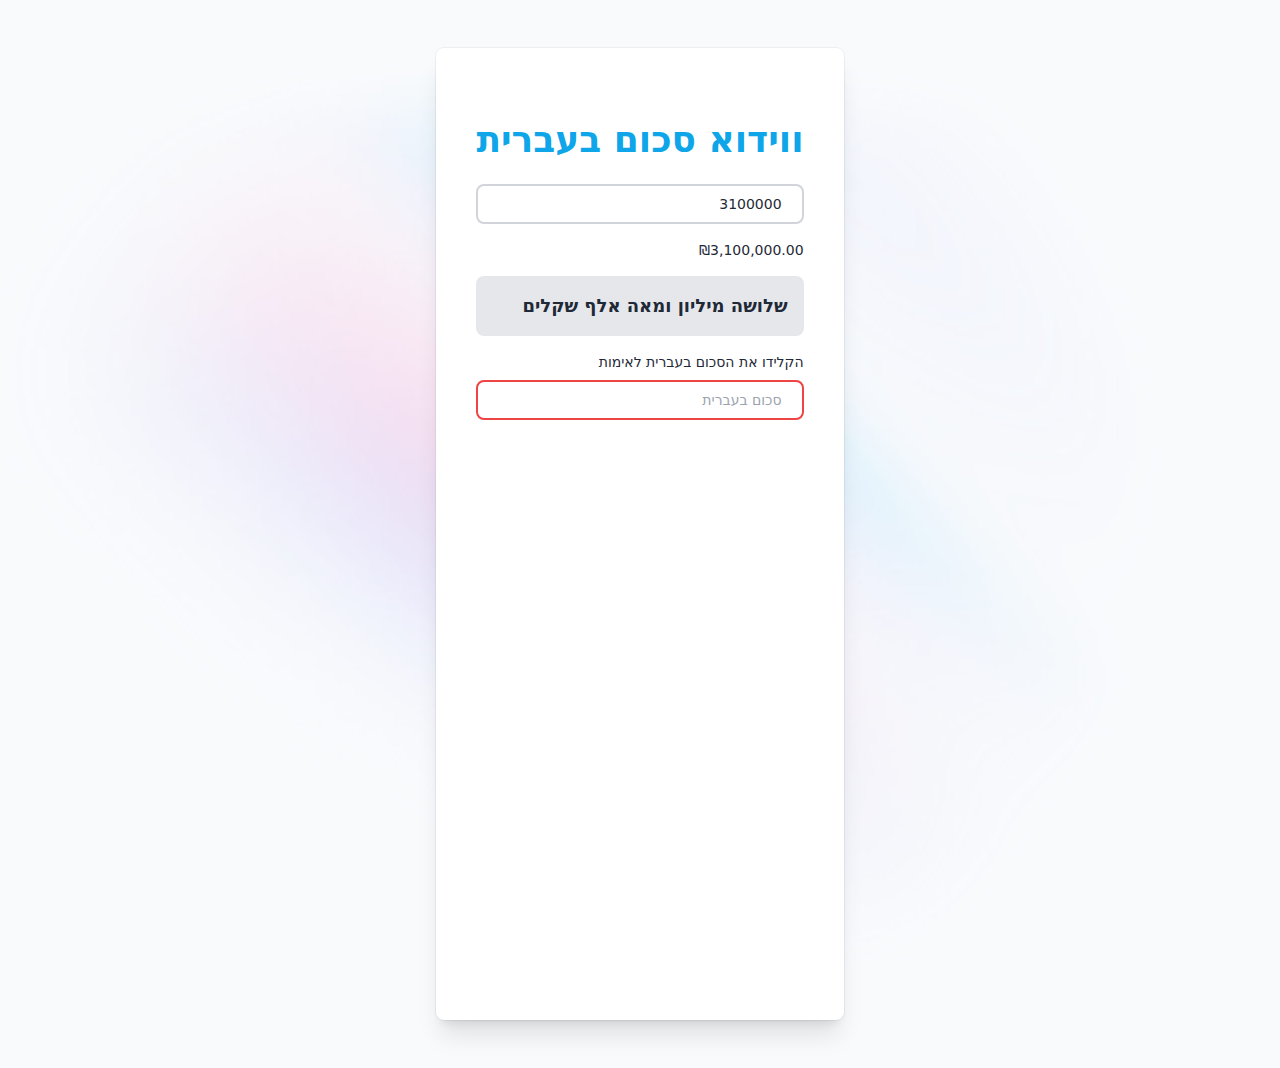
<file: index.html>
<!DOCTYPE html>
<html>
  <head>
    <meta charset="UTF-8" />
    <meta name="viewport" content="width=device-width, initial-scale=1.0" />
    <title>Currency Formatter</title>
    <script src="https://cdnjs.cloudflare.com/ajax/libs/jquery/3.3.1/jquery.min.js"></script>
    <!-- Interesting code starts here -->
    <script src="shekels.js"></script>
    <script>
      function handleAmountInput() {
        let str = $("#amountInput").val();
        $("#amountHE").text(amountToShekelsInHebrew(str));
        if (amountToNumString(str)) {
          let amount = parseFloat(str);
          $("#amount-numeric").text(
            new Intl.NumberFormat("en-US", {
              style: "currency",
              currency: "ILS",
            }).format(amount)
          );
          $("#amount-verify").toggle(amount >= 1000000.0);
          $("#amount-numeric").toggleClass("text-red-500", amount >= 1000000000.0);
          $("#verificationInput").val("");
        } else {
          $("#amount-verify").hide();
          $("#amount-numeric").text("");
        }
      }

      function handleVerificationInput() {
        let amountField = $("#amountInput");
        let verificationField = $("#verificationInput");
        let actual = verificationField.val();
        let message;
        if (actual.match(/\d/)) {
          message = "יש להקיש את הסכום באותיות עבריות";
        } else {
          let expected = amountToShekelsInHebrew(amountField.val());
          let expectedNormalized = normalizeShekelString(expected);
          let actualNormalized = normalizeShekelString(actual);
          let valid = expectedNormalized === actualNormalized;
          message = valid ? "" : expected.startsWith(actual) ? " " : `יש להקיש את הסכום כך: ${expected}`;
          if (!valid) {
            console.log([expected, actual]);
          }
        }
        verificationField.get(0).setCustomValidity(message);
        $("#verificationError").text(message);
      }

      $(document).ready(function () {
        $("#amountInput").on("input", handleAmountInput);
        $("#verificationInput").on("input", handleVerificationInput);
        handleAmountInput();
      });
    </script>
    <!-- To make a DIV unselectable, use the CSS attribute user-select: none; (see <div id="amountHE" ...>) -->
    <!-- Interesting code end here, nothing to see beyond this line -->
    <link href="output.css" rel="stylesheet" />
  </head>
  <body>
    <div
      class="relative flex min-h-screen flex-col justify-center overflow-hidden bg-gray-50 py-6 sm:py-12"
    >
      <!-- Image (c) Tailwind Labs, Inc., see their license -->
      <img
        src="img/beams.jpg"
        alt=""
        class="absolute top-1/2 left-1/2 max-w-none -translate-x-1/2 -translate-y-1/2"
        width="1308"
      />
      <div
        class="relative bg-white px-6 pt-10 pb-8 shadow-xl ring-1 ring-gray-900/5 sm:mx-auto sm:max-w-lg sm:rounded-lg sm:px-10"
      >
        <div dir="rtl" class="mx-auto max-w-md h-screen font-sans text-gray-800 text-sm">
          <div class="container mx-auto py-8">
            <h1 class="text-4xl mb-6 text-center font-semibold text-sky-500">
              ווידוא סכום בעברית
            </h1>
            <p class="mb-4 hidden">
              הסכום המוזן יוצג בעברית, ואם הוא מעל מיליון ש"ח, המשתמש יידרש
              להקליד אותו לאישור • כדי למנוע עקיפת המנגון, לא ניתן להעתיק ולהדביק מהסכום המוצג •
              לנוחות המשתמש, סולחים על הבדלים מסוימים בהקלדה.
            </p>

            <p class="mb-4 text-gray-300 hidden">
              אם אתם מפתחי ווב ורוצים כזה באפליקציה שלכם, צפו בקוד של הדף הזה.
            </p>
            <div id="amount-input" class="mb-4">
              <input
                id="amountInput"
                type="text"
                value="3100000"
                placeholder="סכום בשקלים"
                class="border-2 border-gray-300 h-10 px-5 rounded-lg text-sm focus:outline-none w-full"
              />
            </div>
            <div id="amount-numeric" class="mb-4"></div>
            <div
              id="amountHE"
              class="mb-4 text-lg font-semibold bg-gray-200 p-4 rounded-lg"
              style="user-select: none;"
            ></div>
            <div id="amount-verify" class="mb-4 hidden">
              <label for="verificationInput" class="block mb-2">
                הקלידו את הסכום בעברית לאימות
              </label>
              <input
                id="verificationInput"
                type="text"
                placeholder="סכום בעברית"
                required
                class="border-2 h-10 px-5 rounded-lg text-sm focus:outline-none w-full valid:border-green-500 invalid:border-red-500"
              />
              <div id="verificationError" class="text-red-500 mt-2" style="user-select: none;"></div>
            </div>
          </div>
        </div>
      </div>
    </div>
  </body>
</html>
</file>
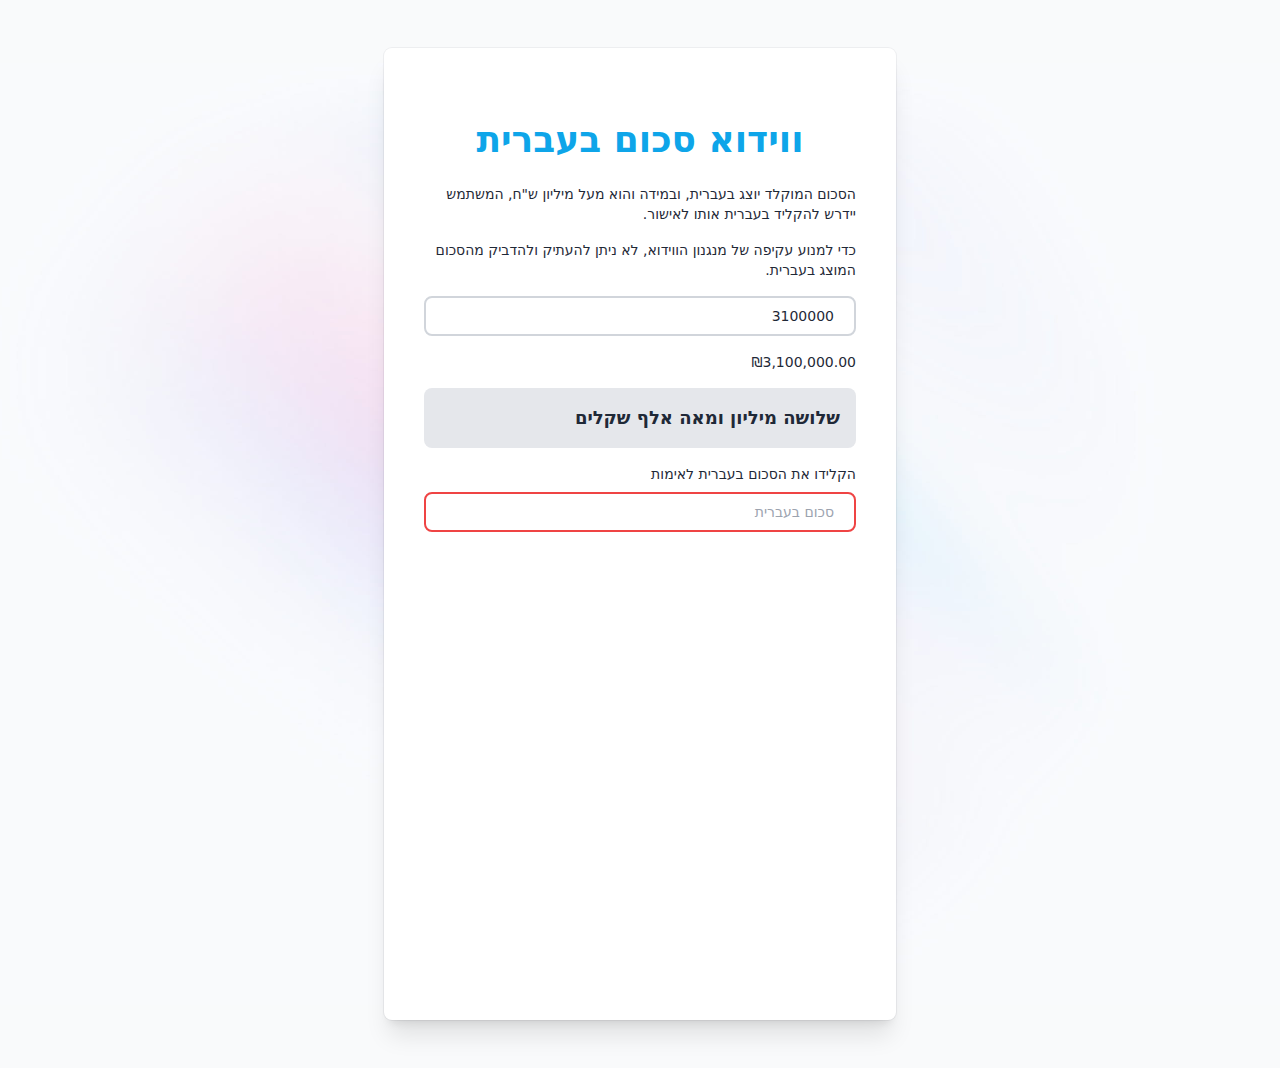
<file: numbers.html>
<!DOCTYPE html>
<html>
  <head>
    <meta charset="UTF-8" />
    <meta name="viewport" content="width=device-width, initial-scale=1.0" />
    <title>Currency Formatter</title>
    <script src="https://cdnjs.cloudflare.com/ajax/libs/jquery/3.3.1/jquery.min.js"></script>
    <!-- Interesting code starts here -->
    <script src="shekels.js"></script>
    <script>
      function handleAmountInput() {
        let str = $("#amountInput").val();
        $("#amountHE").text(amountToShekelsInHebrew(str));
        if (amountToNumString(str)) {
          let amount = parseFloat(str);
          $("#amount-numeric").text(
            new Intl.NumberFormat("en-US", {
              style: "currency",
              currency: "ILS",
            }).format(amount)
          );
          $("#amount-verify").toggle(amount >= 1000000.0);
          $("#verificationInput").val("");
        } else {
          $("#amount-verify").hide();
          $("#amount-numeric").text("");
        }
      }

      function handleVerificationInput() {
        let amountField = $("#amountInput");
        let verificationField = $("#verificationInput");
        let actual = verificationField.val();
        let message;
        if (actual.match(/\d/)) {
          message = "יש להקיש את הסכום באותיות עבריות";
        } else {
          let expected = amountToShekelsInHebrew(amountField.val());
          let valid = expected === actual;
          message = valid ? "" : expected.startsWith(actual) ? " " : `יש להקיש את הסכום כך: ${expected}`;
          if (!valid) {
            console.log([expected, actual]);
          }
        }
        verificationField.get(0).setCustomValidity(message);
        $("#verificationError").text(message);
      }

      $(document).ready(function () {
        $("#amountInput").on("input", handleAmountInput);
        $("#verificationInput").on("input", handleVerificationInput);
        handleAmountInput();
      });
    </script>
    <!-- To make a DIV unselectable, use the CSS attribute user-select: none; (see <div id="amountHE" ...>) -->
    <!-- Interesting code end here, nothing to see beyond this line -->
    <link href="output.css" rel="stylesheet" />
  </head>
  <body>
    <div
      class="relative flex min-h-screen flex-col justify-center overflow-hidden bg-gray-50 py-6 sm:py-12"
    >
      <!-- Image (c) Tailwind Labs, Inc., see their license -->
      <img
        src="img/beams.jpg"
        alt=""
        class="absolute top-1/2 left-1/2 max-w-none -translate-x-1/2 -translate-y-1/2"
        width="1308"
      />
      <div
        class="relative bg-white px-6 pt-10 pb-8 shadow-xl ring-1 ring-gray-900/5 sm:mx-auto sm:max-w-lg sm:rounded-lg sm:px-10"
      >
        <div dir="rtl" class="mx-auto max-w-md h-screen font-sans text-gray-800 text-sm">
          <div class="container mx-auto py-8">
            <h1 class="text-4xl mb-6 text-center font-semibold text-sky-500">
              ווידוא סכום בעברית
            </h1>
            <p class="mb-4">
              הסכום המוקלד יוצג בעברית, ובמידה והוא מעל מיליון ש"ח, המשתמש יידרש
              להקליד בעברית אותו לאישור.
            </p>

            <p class="mb-4">
              כדי למנוע עקיפה של מנגנון הווידוא, לא ניתן להעתיק ולהדביק מהסכום המוצג בעברית.
            </p>
            <div id="amount-input" class="mb-4">
              <input
                id="amountInput"
                type="text"
                value="3100000"
                placeholder="סכום בשקלים"
                class="border-2 border-gray-300 h-10 px-5 rounded-lg text-sm focus:outline-none w-full"
              />
            </div>
            <div id="amount-numeric" class="mb-4"></div>
            <div
              id="amountHE"
              class="mb-4 text-lg font-semibold bg-gray-200 p-4 rounded-lg"
              style="user-select: none;"
            ></div>
            <div id="amount-verify" class="mb-4 hidden">
              <label for="verificationInput" class="block mb-2">
                הקלידו את הסכום בעברית לאימות
              </label>
              <input
                id="verificationInput"
                type="text"
                placeholder="סכום בעברית"
                required
                class="border-2 h-10 px-5 rounded-lg text-sm focus:outline-none w-full valid:border-green-500 invalid:border-red-500"
              />
              <div id="verificationError" class="text-red-500 mt-2"></div>
            </div>
          </div>
        </div>
      </div>
    </div>
  </body>
</html>
</file>
<file: output.css>
/*
! tailwindcss v3.3.3 | MIT License | https://tailwindcss.com
*/

/*
1. Prevent padding and border from affecting element width. (https://github.com/mozdevs/cssremedy/issues/4)
2. Allow adding a border to an element by just adding a border-width. (https://github.com/tailwindcss/tailwindcss/pull/116)
*/

*,
::before,
::after {
  box-sizing: border-box;
  /* 1 */
  border-width: 0;
  /* 2 */
  border-style: solid;
  /* 2 */
  border-color: #e5e7eb;
  /* 2 */
}

::before,
::after {
  --tw-content: '';
}

/*
1. Use a consistent sensible line-height in all browsers.
2. Prevent adjustments of font size after orientation changes in iOS.
3. Use a more readable tab size.
4. Use the user's configured `sans` font-family by default.
5. Use the user's configured `sans` font-feature-settings by default.
6. Use the user's configured `sans` font-variation-settings by default.
*/

html {
  line-height: 1.5;
  /* 1 */
  -webkit-text-size-adjust: 100%;
  /* 2 */
  -moz-tab-size: 4;
  /* 3 */
  -o-tab-size: 4;
     tab-size: 4;
  /* 3 */
  font-family: ui-sans-serif, system-ui, -apple-system, BlinkMacSystemFont, "Segoe UI", Roboto, "Helvetica Neue", Arial, "Noto Sans", sans-serif, "Apple Color Emoji", "Segoe UI Emoji", "Segoe UI Symbol", "Noto Color Emoji";
  /* 4 */
  font-feature-settings: normal;
  /* 5 */
  font-variation-settings: normal;
  /* 6 */
}

/*
1. Remove the margin in all browsers.
2. Inherit line-height from `html` so users can set them as a class directly on the `html` element.
*/

body {
  margin: 0;
  /* 1 */
  line-height: inherit;
  /* 2 */
}

/*
1. Add the correct height in Firefox.
2. Correct the inheritance of border color in Firefox. (https://bugzilla.mozilla.org/show_bug.cgi?id=190655)
3. Ensure horizontal rules are visible by default.
*/

hr {
  height: 0;
  /* 1 */
  color: inherit;
  /* 2 */
  border-top-width: 1px;
  /* 3 */
}

/*
Add the correct text decoration in Chrome, Edge, and Safari.
*/

abbr:where([title]) {
  -webkit-text-decoration: underline dotted;
          text-decoration: underline dotted;
}

/*
Remove the default font size and weight for headings.
*/

h1,
h2,
h3,
h4,
h5,
h6 {
  font-size: inherit;
  font-weight: inherit;
}

/*
Reset links to optimize for opt-in styling instead of opt-out.
*/

a {
  color: inherit;
  text-decoration: inherit;
}

/*
Add the correct font weight in Edge and Safari.
*/

b,
strong {
  font-weight: bolder;
}

/*
1. Use the user's configured `mono` font family by default.
2. Correct the odd `em` font sizing in all browsers.
*/

code,
kbd,
samp,
pre {
  font-family: ui-monospace, SFMono-Regular, Menlo, Monaco, Consolas, "Liberation Mono", "Courier New", monospace;
  /* 1 */
  font-size: 1em;
  /* 2 */
}

/*
Add the correct font size in all browsers.
*/

small {
  font-size: 80%;
}

/*
Prevent `sub` and `sup` elements from affecting the line height in all browsers.
*/

sub,
sup {
  font-size: 75%;
  line-height: 0;
  position: relative;
  vertical-align: baseline;
}

sub {
  bottom: -0.25em;
}

sup {
  top: -0.5em;
}

/*
1. Remove text indentation from table contents in Chrome and Safari. (https://bugs.chromium.org/p/chromium/issues/detail?id=999088, https://bugs.webkit.org/show_bug.cgi?id=201297)
2. Correct table border color inheritance in all Chrome and Safari. (https://bugs.chromium.org/p/chromium/issues/detail?id=935729, https://bugs.webkit.org/show_bug.cgi?id=195016)
3. Remove gaps between table borders by default.
*/

table {
  text-indent: 0;
  /* 1 */
  border-color: inherit;
  /* 2 */
  border-collapse: collapse;
  /* 3 */
}

/*
1. Change the font styles in all browsers.
2. Remove the margin in Firefox and Safari.
3. Remove default padding in all browsers.
*/

button,
input,
optgroup,
select,
textarea {
  font-family: inherit;
  /* 1 */
  font-feature-settings: inherit;
  /* 1 */
  font-variation-settings: inherit;
  /* 1 */
  font-size: 100%;
  /* 1 */
  font-weight: inherit;
  /* 1 */
  line-height: inherit;
  /* 1 */
  color: inherit;
  /* 1 */
  margin: 0;
  /* 2 */
  padding: 0;
  /* 3 */
}

/*
Remove the inheritance of text transform in Edge and Firefox.
*/

button,
select {
  text-transform: none;
}

/*
1. Correct the inability to style clickable types in iOS and Safari.
2. Remove default button styles.
*/

button,
[type='button'],
[type='reset'],
[type='submit'] {
  -webkit-appearance: button;
  /* 1 */
  background-color: transparent;
  /* 2 */
  background-image: none;
  /* 2 */
}

/*
Use the modern Firefox focus style for all focusable elements.
*/

:-moz-focusring {
  outline: auto;
}

/*
Remove the additional `:invalid` styles in Firefox. (https://github.com/mozilla/gecko-dev/blob/2f9eacd9d3d995c937b4251a5557d95d494c9be1/layout/style/res/forms.css#L728-L737)
*/

:-moz-ui-invalid {
  box-shadow: none;
}

/*
Add the correct vertical alignment in Chrome and Firefox.
*/

progress {
  vertical-align: baseline;
}

/*
Correct the cursor style of increment and decrement buttons in Safari.
*/

::-webkit-inner-spin-button,
::-webkit-outer-spin-button {
  height: auto;
}

/*
1. Correct the odd appearance in Chrome and Safari.
2. Correct the outline style in Safari.
*/

[type='search'] {
  -webkit-appearance: textfield;
  /* 1 */
  outline-offset: -2px;
  /* 2 */
}

/*
Remove the inner padding in Chrome and Safari on macOS.
*/

::-webkit-search-decoration {
  -webkit-appearance: none;
}

/*
1. Correct the inability to style clickable types in iOS and Safari.
2. Change font properties to `inherit` in Safari.
*/

::-webkit-file-upload-button {
  -webkit-appearance: button;
  /* 1 */
  font: inherit;
  /* 2 */
}

/*
Add the correct display in Chrome and Safari.
*/

summary {
  display: list-item;
}

/*
Removes the default spacing and border for appropriate elements.
*/

blockquote,
dl,
dd,
h1,
h2,
h3,
h4,
h5,
h6,
hr,
figure,
p,
pre {
  margin: 0;
}

fieldset {
  margin: 0;
  padding: 0;
}

legend {
  padding: 0;
}

ol,
ul,
menu {
  list-style: none;
  margin: 0;
  padding: 0;
}

/*
Reset default styling for dialogs.
*/

dialog {
  padding: 0;
}

/*
Prevent resizing textareas horizontally by default.
*/

textarea {
  resize: vertical;
}

/*
1. Reset the default placeholder opacity in Firefox. (https://github.com/tailwindlabs/tailwindcss/issues/3300)
2. Set the default placeholder color to the user's configured gray 400 color.
*/

input::-moz-placeholder, textarea::-moz-placeholder {
  opacity: 1;
  /* 1 */
  color: #9ca3af;
  /* 2 */
}

input::placeholder,
textarea::placeholder {
  opacity: 1;
  /* 1 */
  color: #9ca3af;
  /* 2 */
}

/*
Set the default cursor for buttons.
*/

button,
[role="button"] {
  cursor: pointer;
}

/*
Make sure disabled buttons don't get the pointer cursor.
*/

:disabled {
  cursor: default;
}

/*
1. Make replaced elements `display: block` by default. (https://github.com/mozdevs/cssremedy/issues/14)
2. Add `vertical-align: middle` to align replaced elements more sensibly by default. (https://github.com/jensimmons/cssremedy/issues/14#issuecomment-634934210)
   This can trigger a poorly considered lint error in some tools but is included by design.
*/

img,
svg,
video,
canvas,
audio,
iframe,
embed,
object {
  display: block;
  /* 1 */
  vertical-align: middle;
  /* 2 */
}

/*
Constrain images and videos to the parent width and preserve their intrinsic aspect ratio. (https://github.com/mozdevs/cssremedy/issues/14)
*/

img,
video {
  max-width: 100%;
  height: auto;
}

/* Make elements with the HTML hidden attribute stay hidden by default */

[hidden] {
  display: none;
}

*, ::before, ::after {
  --tw-border-spacing-x: 0;
  --tw-border-spacing-y: 0;
  --tw-translate-x: 0;
  --tw-translate-y: 0;
  --tw-rotate: 0;
  --tw-skew-x: 0;
  --tw-skew-y: 0;
  --tw-scale-x: 1;
  --tw-scale-y: 1;
  --tw-pan-x:  ;
  --tw-pan-y:  ;
  --tw-pinch-zoom:  ;
  --tw-scroll-snap-strictness: proximity;
  --tw-gradient-from-position:  ;
  --tw-gradient-via-position:  ;
  --tw-gradient-to-position:  ;
  --tw-ordinal:  ;
  --tw-slashed-zero:  ;
  --tw-numeric-figure:  ;
  --tw-numeric-spacing:  ;
  --tw-numeric-fraction:  ;
  --tw-ring-inset:  ;
  --tw-ring-offset-width: 0px;
  --tw-ring-offset-color: #fff;
  --tw-ring-color: rgb(59 130 246 / 0.5);
  --tw-ring-offset-shadow: 0 0 #0000;
  --tw-ring-shadow: 0 0 #0000;
  --tw-shadow: 0 0 #0000;
  --tw-shadow-colored: 0 0 #0000;
  --tw-blur:  ;
  --tw-brightness:  ;
  --tw-contrast:  ;
  --tw-grayscale:  ;
  --tw-hue-rotate:  ;
  --tw-invert:  ;
  --tw-saturate:  ;
  --tw-sepia:  ;
  --tw-drop-shadow:  ;
  --tw-backdrop-blur:  ;
  --tw-backdrop-brightness:  ;
  --tw-backdrop-contrast:  ;
  --tw-backdrop-grayscale:  ;
  --tw-backdrop-hue-rotate:  ;
  --tw-backdrop-invert:  ;
  --tw-backdrop-opacity:  ;
  --tw-backdrop-saturate:  ;
  --tw-backdrop-sepia:  ;
}

::backdrop {
  --tw-border-spacing-x: 0;
  --tw-border-spacing-y: 0;
  --tw-translate-x: 0;
  --tw-translate-y: 0;
  --tw-rotate: 0;
  --tw-skew-x: 0;
  --tw-skew-y: 0;
  --tw-scale-x: 1;
  --tw-scale-y: 1;
  --tw-pan-x:  ;
  --tw-pan-y:  ;
  --tw-pinch-zoom:  ;
  --tw-scroll-snap-strictness: proximity;
  --tw-gradient-from-position:  ;
  --tw-gradient-via-position:  ;
  --tw-gradient-to-position:  ;
  --tw-ordinal:  ;
  --tw-slashed-zero:  ;
  --tw-numeric-figure:  ;
  --tw-numeric-spacing:  ;
  --tw-numeric-fraction:  ;
  --tw-ring-inset:  ;
  --tw-ring-offset-width: 0px;
  --tw-ring-offset-color: #fff;
  --tw-ring-color: rgb(59 130 246 / 0.5);
  --tw-ring-offset-shadow: 0 0 #0000;
  --tw-ring-shadow: 0 0 #0000;
  --tw-shadow: 0 0 #0000;
  --tw-shadow-colored: 0 0 #0000;
  --tw-blur:  ;
  --tw-brightness:  ;
  --tw-contrast:  ;
  --tw-grayscale:  ;
  --tw-hue-rotate:  ;
  --tw-invert:  ;
  --tw-saturate:  ;
  --tw-sepia:  ;
  --tw-drop-shadow:  ;
  --tw-backdrop-blur:  ;
  --tw-backdrop-brightness:  ;
  --tw-backdrop-contrast:  ;
  --tw-backdrop-grayscale:  ;
  --tw-backdrop-hue-rotate:  ;
  --tw-backdrop-invert:  ;
  --tw-backdrop-opacity:  ;
  --tw-backdrop-saturate:  ;
  --tw-backdrop-sepia:  ;
}

.container {
  width: 100%;
}

@media (min-width: 640px) {
  .container {
    max-width: 640px;
  }
}

@media (min-width: 768px) {
  .container {
    max-width: 768px;
  }
}

@media (min-width: 1024px) {
  .container {
    max-width: 1024px;
  }
}

@media (min-width: 1280px) {
  .container {
    max-width: 1280px;
  }
}

@media (min-width: 1536px) {
  .container {
    max-width: 1536px;
  }
}

.absolute {
  position: absolute;
}

.relative {
  position: relative;
}

.inset-0 {
  inset: 0px;
}

.left-1\/2 {
  left: 50%;
}

.top-1\/2 {
  top: 50%;
}

.mx-auto {
  margin-left: auto;
  margin-right: auto;
}

.mb-2 {
  margin-bottom: 0.5rem;
}

.mb-4 {
  margin-bottom: 1rem;
}

.mb-6 {
  margin-bottom: 1.5rem;
}

.mt-2 {
  margin-top: 0.5rem;
}

.block {
  display: block;
}

.flex {
  display: flex;
}

.hidden {
  display: none;
}

.h-10 {
  height: 2.5rem;
}

.h-screen {
  height: 100vh;
}

.min-h-screen {
  min-height: 100vh;
}

.w-full {
  width: 100%;
}

.max-w-md {
  max-width: 28rem;
}

.max-w-none {
  max-width: none;
}

.-translate-x-1\/2 {
  --tw-translate-x: -50%;
  transform: translate(var(--tw-translate-x), var(--tw-translate-y)) rotate(var(--tw-rotate)) skewX(var(--tw-skew-x)) skewY(var(--tw-skew-y)) scaleX(var(--tw-scale-x)) scaleY(var(--tw-scale-y));
}

.-translate-y-1\/2 {
  --tw-translate-y: -50%;
  transform: translate(var(--tw-translate-x), var(--tw-translate-y)) rotate(var(--tw-rotate)) skewX(var(--tw-skew-x)) skewY(var(--tw-skew-y)) scaleX(var(--tw-scale-x)) scaleY(var(--tw-scale-y));
}

.select-none {
  -webkit-user-select: none;
     -moz-user-select: none;
          user-select: none;
}

.flex-col {
  flex-direction: column;
}

.justify-center {
  justify-content: center;
}

.overflow-hidden {
  overflow: hidden;
}

.rounded-lg {
  border-radius: 0.5rem;
}

.border-2 {
  border-width: 2px;
}

.border-gray-300 {
  --tw-border-opacity: 1;
  border-color: rgb(209 213 219 / var(--tw-border-opacity));
}

.bg-gray-200 {
  --tw-bg-opacity: 1;
  background-color: rgb(229 231 235 / var(--tw-bg-opacity));
}

.bg-gray-50 {
  --tw-bg-opacity: 1;
  background-color: rgb(249 250 251 / var(--tw-bg-opacity));
}

.bg-white {
  --tw-bg-opacity: 1;
  background-color: rgb(255 255 255 / var(--tw-bg-opacity));
}

.bg-\[url\(\/img\/grid\.svg\)\] {
  background-image: url(/img/grid.svg);
}

.bg-center {
  background-position: center;
}

.p-4 {
  padding: 1rem;
}

.px-5 {
  padding-left: 1.25rem;
  padding-right: 1.25rem;
}

.px-6 {
  padding-left: 1.5rem;
  padding-right: 1.5rem;
}

.py-6 {
  padding-top: 1.5rem;
  padding-bottom: 1.5rem;
}

.py-8 {
  padding-top: 2rem;
  padding-bottom: 2rem;
}

.pb-8 {
  padding-bottom: 2rem;
}

.pt-10 {
  padding-top: 2.5rem;
}

.text-center {
  text-align: center;
}

.font-sans {
  font-family: ui-sans-serif, system-ui, -apple-system, BlinkMacSystemFont, "Segoe UI", Roboto, "Helvetica Neue", Arial, "Noto Sans", sans-serif, "Apple Color Emoji", "Segoe UI Emoji", "Segoe UI Symbol", "Noto Color Emoji";
}

.text-4xl {
  font-size: 2.25rem;
  line-height: 2.5rem;
}

.text-lg {
  font-size: 1.125rem;
  line-height: 1.75rem;
}

.text-sm {
  font-size: 0.875rem;
  line-height: 1.25rem;
}

.font-semibold {
  font-weight: 600;
}

.text-gray-700 {
  --tw-text-opacity: 1;
  color: rgb(55 65 81 / var(--tw-text-opacity));
}

.text-gray-800 {
  --tw-text-opacity: 1;
  color: rgb(31 41 55 / var(--tw-text-opacity));
}

.text-red-500 {
  --tw-text-opacity: 1;
  color: rgb(239 68 68 / var(--tw-text-opacity));
}

.text-sky-500 {
  --tw-text-opacity: 1;
  color: rgb(14 165 233 / var(--tw-text-opacity));
}

.text-gray-300 {
  --tw-text-opacity: 1;
  color: rgb(209 213 219 / var(--tw-text-opacity));
}

.shadow-xl {
  --tw-shadow: 0 20px 25px -5px rgb(0 0 0 / 0.1), 0 8px 10px -6px rgb(0 0 0 / 0.1);
  --tw-shadow-colored: 0 20px 25px -5px var(--tw-shadow-color), 0 8px 10px -6px var(--tw-shadow-color);
  box-shadow: var(--tw-ring-offset-shadow, 0 0 #0000), var(--tw-ring-shadow, 0 0 #0000), var(--tw-shadow);
}

.ring-1 {
  --tw-ring-offset-shadow: var(--tw-ring-inset) 0 0 0 var(--tw-ring-offset-width) var(--tw-ring-offset-color);
  --tw-ring-shadow: var(--tw-ring-inset) 0 0 0 calc(1px + var(--tw-ring-offset-width)) var(--tw-ring-color);
  box-shadow: var(--tw-ring-offset-shadow), var(--tw-ring-shadow), var(--tw-shadow, 0 0 #0000);
}

.ring-gray-900\/5 {
  --tw-ring-color: rgb(17 24 39 / 0.05);
}

.filter {
  filter: var(--tw-blur) var(--tw-brightness) var(--tw-contrast) var(--tw-grayscale) var(--tw-hue-rotate) var(--tw-invert) var(--tw-saturate) var(--tw-sepia) var(--tw-drop-shadow);
}

.\[mask-image\:linear-gradient\(180deg\2c white\2c rgba\(255\2c 255\2c 255\2c 0\)\)\] {
  -webkit-mask-image: linear-gradient(180deg,white,rgba(255,255,255,0));
          mask-image: linear-gradient(180deg,white,rgba(255,255,255,0));
}

.valid\:border-green-500:valid {
  --tw-border-opacity: 1;
  border-color: rgb(34 197 94 / var(--tw-border-opacity));
}

.invalid\:border-red-500:invalid {
  --tw-border-opacity: 1;
  border-color: rgb(239 68 68 / var(--tw-border-opacity));
}

.focus\:outline-none:focus {
  outline: 2px solid transparent;
  outline-offset: 2px;
}

@media (min-width: 640px) {
  .sm\:mx-auto {
    margin-left: auto;
    margin-right: auto;
  }

  .sm\:max-w-lg {
    max-width: 32rem;
  }

  .sm\:rounded-lg {
    border-radius: 0.5rem;
  }

  .sm\:px-10 {
    padding-left: 2.5rem;
    padding-right: 2.5rem;
  }

  .sm\:py-12 {
    padding-top: 3rem;
    padding-bottom: 3rem;
  }
}
</file>
